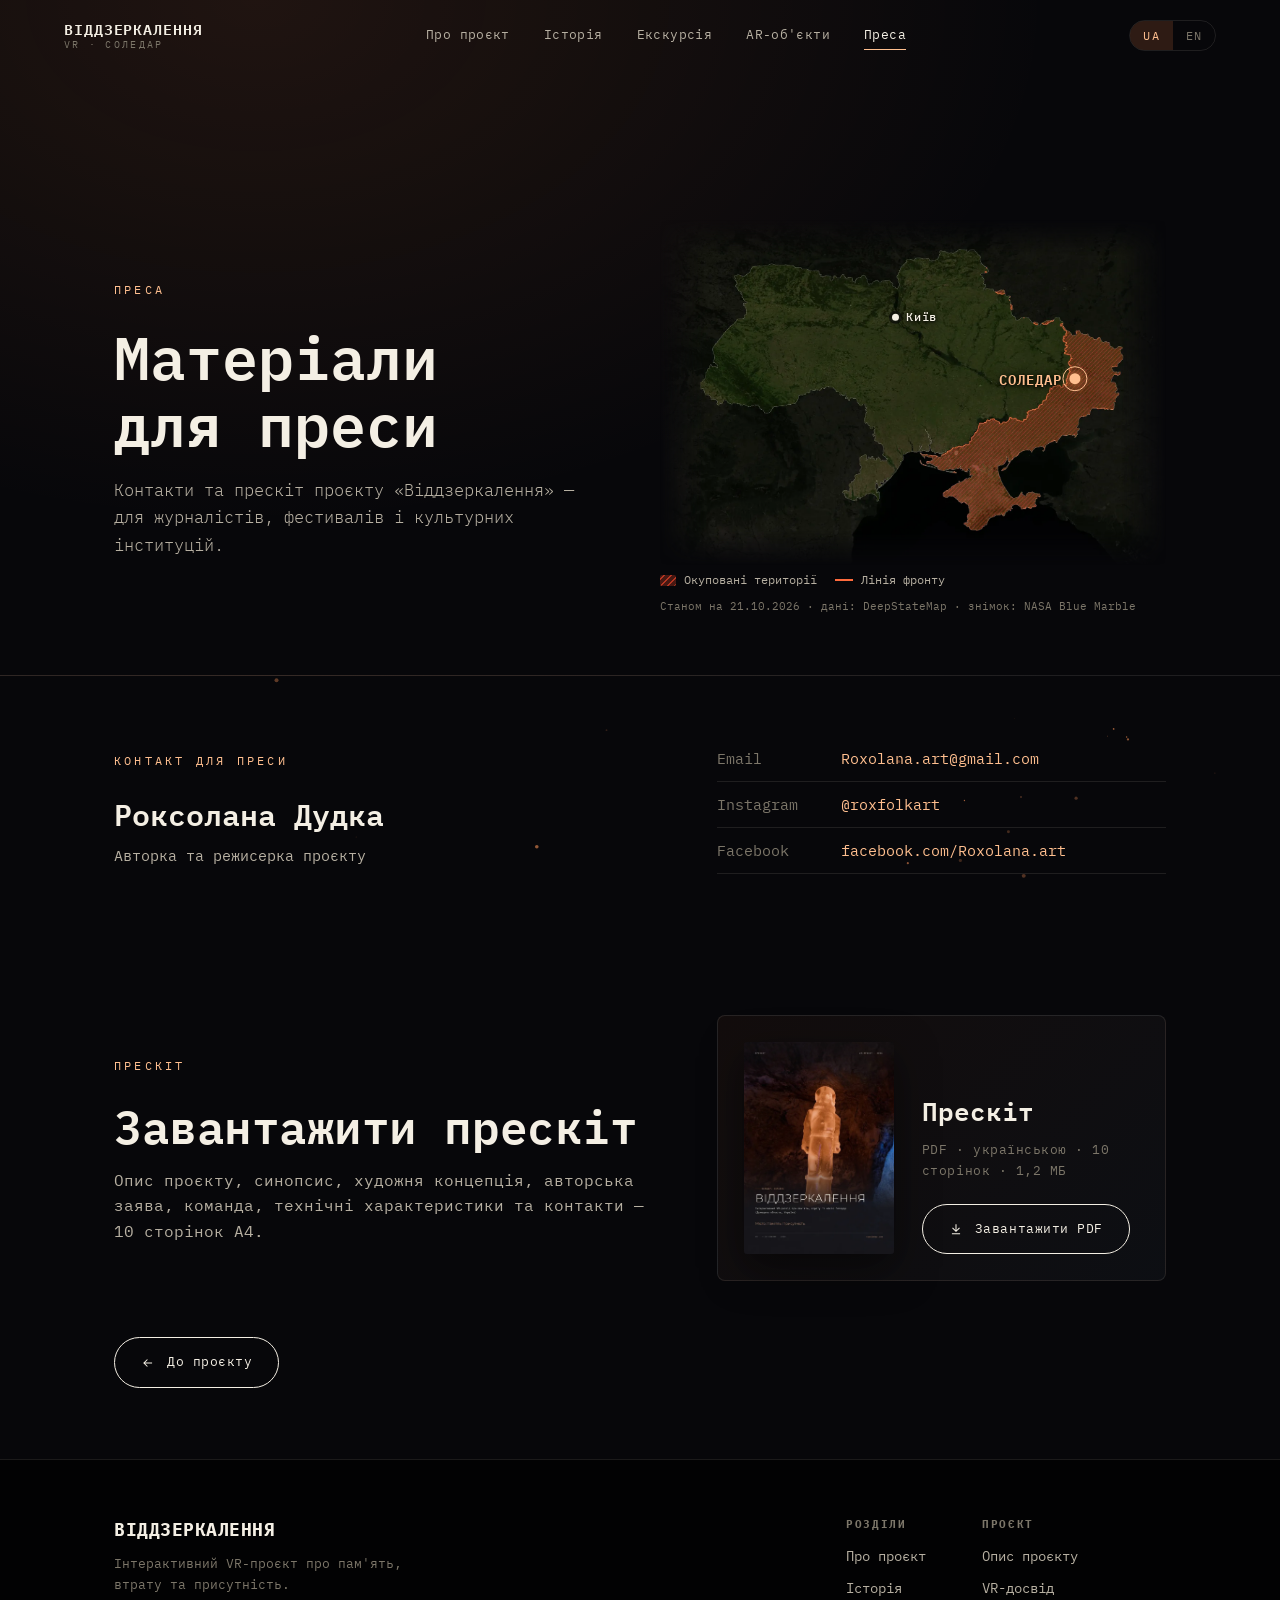
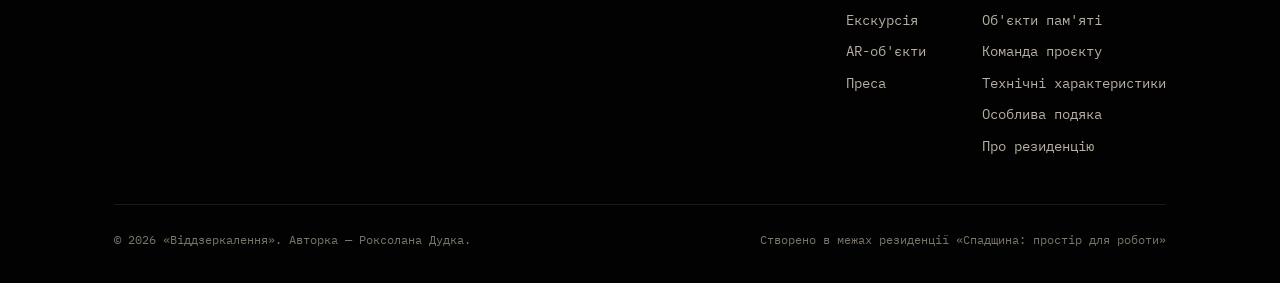
<file: site/presa.html>
<!DOCTYPE html>
<html lang="uk" data-active-lang="ua">
<head>
<meta charset="UTF-8" />
<meta name="viewport" content="width=device-width, initial-scale=1.0" />
<title>Преса — ВІДДЗЕРКАЛЕННЯ / REFRACTION</title>
<!-- seo -->
<meta name="description" content="Матеріали для преси про VR-проєкт «Віддзеркалення» (REFRACTION): контакт для преси та прескіт у PDF українською й англійською." />
<meta name="robots" content="index, follow, max-image-preview:large" />
<meta name="author" content="Роксолана Дудка" />
<meta name="theme-color" content="#07070a" />
<link rel="icon" href="img/favicon.svg" type="image/svg+xml" />
<link rel="canonical" href="https://vrsoledar.com/presa.html" />
<meta property="og:type" content="article" />
<meta property="og:site_name" content="ВІДДЗЕРКАЛЕННЯ / REFRACTION" />
<meta property="og:title" content="Преса — ВІДДЗЕРКАЛЕННЯ / REFRACTION" />
<meta property="og:description" content="Матеріали для преси про VR-проєкт «Віддзеркалення» (REFRACTION): контакт для преси та прескіт у PDF українською й англійською." />
<meta property="og:locale" content="uk_UA" />
<meta property="og:locale:alternate" content="en_GB" />
<meta property="og:image" content="https://vrsoledar.com/img/og-ua.jpg" />
<meta property="og:image:width" content="1200" />
<meta property="og:image:height" content="630" />
<meta property="og:image:alt" content="ВІДДЗЕРКАЛЕННЯ — VR-проєкт про пам'ять Соледара" />
<meta property="og:url" content="https://vrsoledar.com/presa.html" />
<meta name="twitter:card" content="summary_large_image" />
<meta name="twitter:title" content="Преса — ВІДДЗЕРКАЛЕННЯ / REFRACTION" />
<meta name="twitter:description" content="Матеріали для преси про VR-проєкт «Віддзеркалення» (REFRACTION): контакт для преси та прескіт у PDF українською й англійською." />
<meta name="twitter:image" content="https://vrsoledar.com/img/og-ua.jpg" />
<script type="application/ld+json">
{
 "@context": "https://schema.org",
 "@graph": [
  {
   "@type": "DigitalDocument",
   "name": "Прескіт «Віддзеркалення»",
   "encodingFormat": "application/pdf",
   "inLanguage": "uk",
   "author": {
    "@type": "Person",
    "name": "Роксолана Дудка",
    "alternateName": "Roksolana Dudka"
   },
   "url": "https://vrsoledar.com/press/refraction-presskit-ua.pdf"
  },
  {
   "@type": "DigitalDocument",
   "name": "Refraction — press kit",
   "encodingFormat": "application/pdf",
   "inLanguage": "en",
   "author": {
    "@type": "Person",
    "name": "Роксолана Дудка",
    "alternateName": "Roksolana Dudka"
   },
   "url": "https://vrsoledar.com/press/refraction-presskit-en.pdf"
  }
 ]
}
</script>
<!-- /seo -->
<link rel="stylesheet" href="css/style.css?v=73" />
</head>
<body>

<canvas id="bg-particles" aria-hidden="true"></canvas>

<!-- ================= HEADER ================= -->
<header class="site-header">
  <a href="index.html" class="brand">
    <strong data-lang="ua">ВІДДЗЕРКАЛЕННЯ</strong>
    <strong data-lang="en">REFRACTION</strong>
    <span class="sub" data-lang="ua">VR · Соледар</span>
    <span class="sub" data-lang="en">VR · Soledar</span>
  </a>

  <nav class="site-nav">
    <a href="index.html"><span data-lang="ua">Про проєкт</span><span data-lang="en">About</span></a>
    <a href="istoriya.html"><span data-lang="ua">Історія</span><span data-lang="en">Story</span></a>
    <a href="ekskursiya.html"><span data-lang="ua">Екскурсія</span><span data-lang="en">Tour</span></a>
    <a href="ar-obyekty.html"><span data-lang="ua">AR-об'єкти</span><span data-lang="en">AR objects</span></a>
    <a href="presa.html" aria-current="page"><span data-lang="ua">Преса</span><span data-lang="en">Press</span></a>
  </nav>

  <div class="header-tools">
    <div class="lang-toggle">
      <button type="button" data-set-lang="ua" class="is-active">UA</button>
      <button type="button" data-set-lang="en">EN</button>
    </div>
    <button class="burger" aria-label="Menu"><span></span><span></span><span></span></button>
  </div>
</header>

<div class="mobile-nav">
  <a href="index.html"><span data-lang="ua">Про проєкт</span><span data-lang="en">About</span></a>
  <a href="istoriya.html"><span data-lang="ua">Історія</span><span data-lang="en">Story</span></a>
  <a href="ekskursiya.html"><span data-lang="ua">Екскурсія</span><span data-lang="en">Tour</span></a>
  <a href="ar-obyekty.html"><span data-lang="ua">AR-об'єкти</span><span data-lang="en">AR objects</span></a>
  <a href="presa.html" aria-current="page"><span data-lang="ua">Преса</span><span data-lang="en">Press</span></a>
</div>

<main>
  <section class="history-hero press-hero">
    <div class="container press-hero-grid">
      <div>
        <span class="eyebrow" data-lang="ua">Преса</span>
        <span class="eyebrow" data-lang="en">Press</span>
        <h1 data-lang="ua">Матеріали для преси</h1>
        <h1 data-lang="en">Press materials</h1>
        <p class="lead" data-lang="ua">Контакти та прескіт проєкту «Віддзеркалення» — для журналістів, фестивалів і культурних інституцій.</p>
        <p class="lead" data-lang="en">Contacts and the press kit of "Refraction" — for journalists, festivals and cultural institutions.</p>
      </div>

      <!-- satellite map: the picture, the pin positions and the date below are written by tools/press_map.py
           (rebuilt with fresh DeepStateMap data every day when the site is published) -->
      <figure class="press-map">
        <div class="press-map-frame">
          <img src="img/press/map-ukraine.webp" alt="Супутникова мапа України з окупованими територіями, лінією фронту та Соледаром / Satellite map of Ukraine with the occupied territories, the front line and Soledar" width="1400" height="955" decoding="async" />
          <span class="map-pin map-pin-main" data-place="soledar" style="left:81.89%; top:46.08%"><i></i><b data-lang="ua">Соледар</b><b data-lang="en">Soledar</b></span>
          <span class="map-pin" data-place="kyiv" style="left:46.87%; top:28.06%"><i></i><b data-lang="ua">Київ</b><b data-lang="en">Kyiv</b></span>
        </div>
        <figcaption>
          <span class="map-key"><i class="map-key-occupied"></i><span data-lang="ua">Окуповані території</span><span data-lang="en">Occupied territories</span></span>
          <span class="map-key"><i class="map-key-front"></i><span data-lang="ua">Лінія фронту</span><span data-lang="en">Front line</span></span>
          <span class="map-source">
            <span data-lang="ua">Станом на 21.10.2026 · дані: DeepStateMap · знімок: NASA Blue Marble</span>
            <span data-lang="en">As of 21.10.2026 · data: DeepStateMap · imagery: NASA Blue Marble</span>
          </span>
        </figcaption>
      </figure>
    </div>
  </section>

  <section class="pad" id="contacts">
    <div class="container">
      <div class="press-cols">
        <div>
          <span class="eyebrow" data-lang="ua">Контакт для преси</span>
          <span class="eyebrow" data-lang="en">Press contact</span>
          <p class="press-contact-name" data-lang="ua">Роксолана Дудка</p>
          <p class="press-contact-name" data-lang="en">Roksolana Dudka</p>
          <p class="press-contact-role" data-lang="ua">Авторка та режисерка проєкту</p>
          <p class="press-contact-role" data-lang="en">Creator and director of the project</p>
        </div>
        <div class="specs-grid press-links">
          <div class="spec">
            <span class="spec-label">Email</span>
            <a class="spec-value" href="mailto:Roxolana.art@gmail.com">Roxolana.art@gmail.com</a>
          </div>
          <div class="spec">
            <span class="spec-label">Instagram</span>
            <a class="spec-value" href="https://www.instagram.com/roxfolkart/" target="_blank" rel="noopener">@roxfolkart</a>
          </div>
          <div class="spec">
            <span class="spec-label">Facebook</span>
            <a class="spec-value" href="https://www.facebook.com/Roxolana.art" target="_blank" rel="noopener">facebook.com/<wbr>Roxolana.art</a>
          </div>
        </div>
      </div>
    </div>
  </section>

  <!-- press kit: the Ukrainian page offers the Ukrainian PDF, the English page the English one;
       on a computer the heading and the card stand side by side -->
  <section class="pad" id="presskit">
    <div class="container">
      <div class="press-kit-layout">
        <div class="section-head">
          <span class="eyebrow" data-lang="ua">Прескіт</span>
          <span class="eyebrow" data-lang="en">Press kit</span>
          <h2 data-lang="ua">Завантажити прескіт</h2>
          <h2 data-lang="en">Download the press kit</h2>
          <p data-lang="ua">Опис проєкту, синопсис, художня концепція, авторська заява, команда, технічні характеристики та контакти — 10 сторінок A4.</p>
          <p data-lang="en">Project description, synopsis, artistic vision, creator's statement, team, technical specifications and contacts — 10 A4 pages.</p>
        </div>

        <div class="press-kits">
          <div data-lang="ua">
            <a class="press-kit" href="press/refraction-presskit-ua.pdf" download>
              <img src="img/press/presskit-ua.webp" alt="Обкладинка прескіту українською" loading="lazy" decoding="async" width="639" height="905" />
              <span class="press-kit-info">
                <strong>Прескіт</strong>
                <span class="press-kit-meta">PDF · українською · 10 сторінок · 1,2 МБ</span>
                <span class="btn">
                  <svg viewBox="0 0 24 24" fill="none" stroke="currentColor" stroke-width="1.8" aria-hidden="true"><path d="M12 4v12M6 10l6 6 6-6M5 20h14"/></svg>
                  Завантажити PDF
                </span>
              </span>
            </a>
          </div>
          <div data-lang="en">
            <a class="press-kit" href="press/refraction-presskit-en.pdf" download>
              <img src="img/press/presskit-en.webp" alt="Press kit cover in English" loading="lazy" decoding="async" width="639" height="905" />
              <span class="press-kit-info">
                <strong>Press kit</strong>
                <span class="press-kit-meta">PDF · English · 10 pages · 1.2 MB</span>
                <span class="btn">
                  <svg viewBox="0 0 24 24" fill="none" stroke="currentColor" stroke-width="1.8" aria-hidden="true"><path d="M12 4v12M6 10l6 6 6-6M5 20h14"/></svg>
                  Download PDF
                </span>
              </span>
            </a>
          </div>
        </div>
      </div>

      <div style="margin-top:56px">
        <a class="btn" href="index.html">
          <svg viewBox="0 0 24 24" fill="none" stroke="currentColor" stroke-width="1.8"><path d="M19 12H5M11 6l-6 6 6 6"/></svg>
          <span data-lang="ua">До проєкту</span>
          <span data-lang="en">Back to the project</span>
        </a>
      </div>
    </div>
  </section>
</main>

<!-- ================= FOOTER ================= -->
<footer class="site-footer">
  <div class="container">
    <div class="footer-top">
      <div class="footer-brand">
        <strong data-lang="ua">ВІДДЗЕРКАЛЕННЯ</strong>
        <strong data-lang="en">REFRACTION</strong>
        <p data-lang="ua">Інтерактивний VR-проєкт про пам'ять, втрату та присутність.</p>
        <p data-lang="en">An interactive VR project about memory, loss and presence.</p>
      </div>
      <div class="footer-links">
        <div>
          <h4 data-lang="ua">Розділи</h4>
          <h4 data-lang="en">Sections</h4>
          <a href="index.html"><span data-lang="ua">Про проєкт</span><span data-lang="en">About</span></a>
          <a href="istoriya.html"><span data-lang="ua">Історія</span><span data-lang="en">Story</span></a>
          <a href="ekskursiya.html"><span data-lang="ua">Екскурсія</span><span data-lang="en">Tour</span></a>
          <a href="ar-obyekty.html"><span data-lang="ua">AR-об'єкти</span><span data-lang="en">AR objects</span></a>
          <a href="presa.html"><span data-lang="ua">Преса</span><span data-lang="en">Press</span></a>
        </div>
        <div>
          <h4 data-lang="ua">Проєкт</h4>
          <h4 data-lang="en">Project</h4>
          <a href="index.html#about"><span data-lang="ua">Опис проєкту</span><span data-lang="en">About the project</span></a>
          <a href="index.html#experience"><span data-lang="ua">VR-досвід</span><span data-lang="en">The VR experience</span></a>
          <a href="index.html#artifacts"><span data-lang="ua">Об'єкти пам'яті</span><span data-lang="en">Objects of memory</span></a>
          <a href="index.html#team"><span data-lang="ua">Команда проєкту</span><span data-lang="en">Project team</span></a>
          <a href="index.html#specs"><span data-lang="ua">Технічні характеристики</span><span data-lang="en">Technical specifications</span></a>
          <a href="index.html#thanks"><span data-lang="ua">Особлива подяка</span><span data-lang="en">Special thanks</span></a>
          <a href="index.html#credits"><span data-lang="ua">Про резиденцію</span><span data-lang="en">About the residency</span></a>
        </div>
      </div>
    </div>
    <div class="footer-bottom">
      <span data-lang="ua">© 2026 «Віддзеркалення». Авторка — Роксолана Дудка.</span>
      <span data-lang="en">© 2026 "Refraction". Author — Roksolana Dudka.</span>
      <span data-lang="ua">Створено в межах резиденції «Спадщина: простір для роботи»</span>
      <span data-lang="en">Created within the "Heritage: Space for Work" residency</span>
    </div>
  </div>
</footer>

<script src="js/main.js?v=46"></script>
</body>
</html>
</file>
<file: site/css/style.css>
/* ===========================================================
   REFRACTION / ВІДДЗЕРКАЛЕННЯ — site stylesheet
   =========================================================== */

@import url('https://fonts.googleapis.com/css2?family=Unbounded:wght@700&family=IBM+Plex+Mono:ital,wght@0,300;0,400;0,500;0,600;0,700;1,400&display=swap');

:root{
  --bg:            #07070a;
  --bg-deep:       #020203;
  --panel:         #0e0e12;
  --panel-line:    rgba(243,237,226,0.10);
  --ink:           #f4efe4;
  --ink-dim:       #b7b0a2;
  --ink-faint:     #7c7669;

  --amber:         #ff8a4c;
  --amber-soft:    #ffbf8f;
  --amber-dim:     rgba(255,138,76,0.16);

  --ice:           #a9d8ff;
  --ice-soft:      #dff0ff;
  --ice-dim:       rgba(169,216,255,0.14);

  --gold:          #e2c58a;

  --font-display:  'IBM Plex Mono', ui-monospace, monospace;
  --font-body:     'IBM Plex Mono', ui-monospace, monospace;
  --font-title:    'Unbounded', sans-serif; /* only the animated particle title in the hero */

  --container:     1180px;
  --gutter:        clamp(20px, 5vw, 64px);

  --ease:          cubic-bezier(.16,.84,.44,1);
}

*, *::before, *::after{ box-sizing:border-box; }

html{
  scroll-behavior:smooth;
  background:var(--bg);
}

body{
  margin:0;
  background:var(--bg);
  color:var(--ink);
  font-family:var(--font-body);
  font-weight:400;
  line-height:1.6;
  -webkit-font-smoothing:antialiased;
  overflow-x:hidden;
}

@media (prefers-reduced-motion: reduce){
  html{ scroll-behavior:auto; }
  *{ animation-duration:0.01ms !important; animation-iteration-count:1 !important; transition-duration:0.01ms !important; }
}

img{ max-width:100%; display:block; }
a{ color:inherit; text-decoration:none; }
ul{ margin:0; padding:0; list-style:none; }
h1,h2,h3,h4,p{ margin:0; }
button{ font-family:inherit; }

::selection{ background:var(--amber); color:#1a0f08; }

/* ---------- scrollbar (webkit) ---------- */
::-webkit-scrollbar{ width:10px; }
::-webkit-scrollbar-track{ background:var(--bg-deep); }
::-webkit-scrollbar-thumb{ background:#2a271f; border-radius:6px; }

/* ---------- helpers ---------- */
.container{
  max-width:var(--container);
  margin:0 auto;
  padding:0 var(--gutter);
}
.eyebrow{
  display:inline-flex;
  align-items:center;
  gap:.6em;
  font-family:var(--font-display);
  font-size:11.5px;
  letter-spacing:.28em;
  text-transform:uppercase;
  color:var(--amber-soft);
}
.eyebrow::before{
  content:'';
  width:22px; height:1px;
  background:var(--amber-soft);
  opacity:.8;
}
.section-head{
  max-width:720px;
  margin-bottom:clamp(28px,5vw,56px);
}
.section-head h2{
  font-family:var(--font-display);
  font-weight:600;
  font-size:clamp(28px,4.2vw,46px);
  line-height:1.12;
  margin-top:.5em;
  letter-spacing:-.01em;
}
.section-head p{
  margin-top:16px;
  color:var(--ink-dim);
  font-size:16px;
  max-width:56ch;
}
section{ position:relative; }
.pad{ padding:clamp(48px,5.5vw,84px) 0; }

/* fade-up reveal */
.reveal{
  opacity:0;
  transform:translateY(28px);
  transition:opacity .9s var(--ease), transform .9s var(--ease);
}
.reveal.is-in{ opacity:1; transform:none; }
.reveal-stagger > *{ transition-delay:calc(var(--i,0) * 90ms); }

/* ---------- language toggling ---------- */
[data-lang]{ display:none; }
html[data-active-lang="ua"] [data-lang="ua"]{ display:revert; }
html[data-active-lang="en"] [data-lang="en"]{ display:revert; }
html[data-active-lang="ua"] span[data-lang="ua"],
html[data-active-lang="en"] span[data-lang="en"]{ display:inline; }
/* the other language stays hidden even when a component sets its own display (grid, flex...) */
html[data-active-lang="ua"] [data-lang="en"],
html[data-active-lang="en"] [data-lang="ua"]{ display:none !important; }

/* ambient canvases */
#bg-grain{
  position:fixed; inset:0; z-index:2;
  pointer-events:none;
  opacity:.05;
  mix-blend-mode:overlay;
}
#bg-particles{
  position:fixed; inset:0; z-index:0;
  pointer-events:none;
}

/* ===========================================================
   HEADER
   =========================================================== */
.site-header{
  position:fixed; top:0; left:0; right:0; z-index:100;
  display:flex; align-items:center; justify-content:space-between;
  padding:20px var(--gutter);
  transition:background .4s var(--ease), padding .4s var(--ease), border-color .4s var(--ease);
  border-bottom:1px solid transparent;
}
.site-header.is-scrolled{
  background:rgba(5,5,7,0.82);
  backdrop-filter:blur(10px);
  padding-top:14px; padding-bottom:14px;
  border-bottom-color:var(--panel-line);
}
.brand{
  display:flex; flex-direction:column; line-height:1;
  font-family:var(--font-display);
  letter-spacing:.02em;
}
.brand-ua, .brand-en{ display:block; }
.brand strong{
  font-size:15px; font-weight:600; letter-spacing:.06em;
}
.brand span.sub{
  font-size:9.5px; letter-spacing:.24em; color:var(--ink-faint);
  text-transform:uppercase; margin-top:3px;
}

.site-nav{
  display:flex; align-items:center; gap:34px;
}
.site-nav a{
  font-size:13px; letter-spacing:.03em; color:var(--ink-dim);
  position:relative; padding:4px 0;
  transition:color .3s;
}
.site-nav a:hover{ color:var(--ink); }
.site-nav a::after{
  content:''; position:absolute; left:0; right:100%; bottom:0; height:1px;
  background:var(--amber-soft);
  transition:right .35s var(--ease);
}
.site-nav a:hover::after{ right:0; }
.site-nav a[aria-current="page"]{ color:var(--ink); }
.site-nav a[aria-current="page"]::after{ right:0; }
.mobile-nav a[aria-current="page"]{ color:var(--amber-soft); }

.header-tools{ display:flex; align-items:center; gap:18px; }

.lang-toggle{
  display:flex; border:1px solid var(--panel-line); border-radius:20px; overflow:hidden;
}
.lang-toggle button{
  background:none; border:none; color:var(--ink-faint);
  font-size:11.5px; letter-spacing:.1em; padding:7px 13px; cursor:pointer;
  transition:color .3s, background .3s;
}
.lang-toggle button.is-active{ background:var(--amber-dim); color:var(--amber-soft); }

.burger{
  display:none; flex-direction:column; gap:5px; background:none; border:none; cursor:pointer; padding:6px;
}
.burger span{ width:22px; height:1px; background:var(--ink); display:block; }

/* mobile nav overlay */
.mobile-nav{
  position:fixed; inset:0; z-index:99;
  background:rgba(4,4,6,.97);
  display:flex; flex-direction:column; align-items:flex-start; justify-content:center;
  gap:26px; padding:0 34px;
  opacity:0; pointer-events:none;
  transition:opacity .4s var(--ease);
}
.mobile-nav.is-open{ opacity:1; pointer-events:auto; }
.mobile-nav a{
  font-family:var(--font-display); font-size:26px; color:var(--ink);
}

/* ===========================================================
   HERO
   =========================================================== */
.hero{
  --hero-title-size:clamp(30px, 7vw, 96px);
  height:100svh; min-height:620px;
  position:relative;
  display:grid; grid-template-rows:1fr auto 1fr;
  overflow:hidden;
}
.hero-center{
  grid-row:2;
  position:relative; top:-75px; z-index:2;
  display:flex; justify-content:center;
  padding:0 var(--gutter);
}
.hero-center::before{
  content:''; position:absolute; left:50%; top:50%; z-index:-1;
  width:min(1200px, 130vw); height:clamp(220px, 34vw, 420px);
  transform:translate(-50%,-50%);
  background:radial-gradient(ellipse at center, rgba(2,2,3,.78) 0%, rgba(2,2,3,.42) 42%, transparent 72%);
  opacity:calc(1 - var(--lamp, 0) * .45);
  pointer-events:none;
}
.hero-bg{
  position:absolute; inset:0; z-index:0;
  background:url('../img/bg/cave-hero.jpg') center 50% / cover no-repeat;
  animation:hero-drift 26s ease-in-out infinite alternate;
}
/* right side: the same photo at higher exposure, revealed through a soft mask,
   so the lit rock gets brighter while shadows keep their depth */
.hero-bg::after{
  content:''; position:absolute; inset:0; pointer-events:none;
  background:inherit;
  animation:none;
  filter:brightness(1.75) saturate(1.25) contrast(1.05);
  -webkit-mask-image:radial-gradient(ellipse 52% 68% at 80% 42%, #000 0%, rgba(0,0,0,.65) 40%, transparent 74%);
          mask-image:radial-gradient(ellipse 52% 68% at 80% 42%, #000 0%, rgba(0,0,0,.65) 40%, transparent 74%);
}
/* Shelf lamps in the photo light up while the cursor moves over the title.
   --lamp (0..1) and the lamp position/size (--lamp-x/y/rx/ry, px) are set in JS.
   The layer drifts with the photo so the light stays on the lamps. */
.hero-lamps{
  position:absolute; inset:0; z-index:1; pointer-events:none;
  animation:hero-drift 26s ease-in-out infinite alternate;
}
.hero-lamps > div{ position:absolute; inset:0; }
.hero-lamps-shade{
  /* at rest the shelf area sits in darkness */
  background:radial-gradient(ellipse calc(var(--lamp-rx,0px) * 2.2) calc(var(--lamp-ry,0px) * 1.9) at var(--lamp-x,50%) var(--lamp-y,50%), rgba(0,0,0,.7) 0%, rgba(0,0,0,.35) 50%, transparent 100%);
  opacity:calc(1 - var(--lamp, 0));
}
.hero-lamps-glow{
  /* warm light spilling onto the cave around the shelf */
  background:radial-gradient(ellipse calc(var(--lamp-rx,0px) * 3.2) calc(var(--lamp-ry,0px) * 2.4) at var(--lamp-x,50%) var(--lamp-y,50%), rgba(255,196,140,.28) 0%, rgba(255,160,100,.1) 40%, transparent 72%);
  mix-blend-mode:screen;
  opacity:var(--lamp, 0);
}
.hero-lamps-lit,
.hero-lamps-bloom{
  background:url('../img/bg/cave-hero.jpg') center 50% / cover no-repeat;
  -webkit-mask-image:radial-gradient(ellipse var(--lamp-rx,0px) var(--lamp-ry,0px) at var(--lamp-x,50%) var(--lamp-y,50%), #000 0%, rgba(0,0,0,.6) 45%, transparent 100%);
          mask-image:radial-gradient(ellipse var(--lamp-rx,0px) var(--lamp-ry,0px) at var(--lamp-x,50%) var(--lamp-y,50%), #000 0%, rgba(0,0,0,.6) 45%, transparent 100%);
}
.hero-lamps-lit{
  /* saturate before brightening so each lamp keeps its own colour instead of clipping to white */
  filter:saturate(2) brightness(1.5);
  opacity:var(--lamp, 0);
}
.hero-lamps-bloom{
  /* soft coloured halo around each lamp */
  filter:blur(7px) saturate(2.2) brightness(1.6);
  mix-blend-mode:screen;
  opacity:calc(var(--lamp, 0) * .45);
}
@keyframes hero-drift{
  from{ transform:scale(1.04) translate3d(0,0,0); }
  to{ transform:scale(1.10) translate3d(-1%,-1%,0); }
}
.hero::before{
  content:''; position:absolute; inset:0; z-index:1;
  background:
    linear-gradient(180deg, rgba(3,3,4,.15) 0%, rgba(3,3,4,.05) 24%, rgba(3,3,4,.5) 48%, rgba(2,2,3,.82) 66%, rgba(2,2,3,.96) 85%, var(--bg) 100%);
}
.hero::after{
  content:''; position:absolute; inset:0; z-index:1; pointer-events:none;
  /* light vignette: corners and edges softly fall off, centre stays open */
  background:
    /* left edge: starts at 90% black and fades out over ~150px */
    linear-gradient(90deg, rgba(0,0,0,.9) 0, rgba(0,0,0,.55) 55px, rgba(0,0,0,.2) 110px, transparent 150px),
    /* vignette centred right of middle, so the right side stays open and bright */
    radial-gradient(ellipse 85% 80% at 62% 42%, transparent 50%, rgba(0,0,0,.28) 78%, rgba(0,0,0,.55) 100%);
}
.hero-content{
  grid-row:3; align-self:end;
  position:relative; z-index:2;
  /* leaves room for the mirrored reflection drawn under the title */
  padding:calc(var(--hero-title-size) * .45 + 32px) var(--gutter) clamp(40px,5vw,72px);
}
.hero-title-wrap{
  position:relative;
  cursor:default;
  width:fit-content;
  max-width:100%;
  margin-left:auto;
  margin-right:auto;
}
.hero-title-particles{
  position:absolute; left:0; top:0;
  pointer-events:none;
  opacity:1;
}
.hero h1{
  font-family:var(--font-title); font-weight:700;
  font-size:var(--hero-title-size);
  line-height:1.02; letter-spacing:-.005em;
  text-transform:uppercase;
  text-align:center;
  white-space:nowrap;
  color:transparent;
  opacity:0;
}
@media (prefers-reduced-motion: reduce){
  .hero-title-particles{ display:none; }
  .hero h1{ opacity:1; color:#f4efe4; }
}
.hero-tagline{
  max-width:760px;
  font-size:clamp(15px,1.6vw,19px); color:var(--ink-dim); font-weight:300;
}
.hero-credit{
  margin-top:24px;
  display:flex; flex-direction:column; align-items:flex-start; /* role above name, whatever display the language toggle gives them */
  font-family:var(--font-display); font-size:12px; letter-spacing:.06em;
}
.hero-credit .role{
  color:var(--ink-faint); letter-spacing:.18em; text-transform:uppercase; font-size:10.5px; margin-bottom:6px;
}
.hero-credit .name{ font-size:17px; color:var(--amber-soft); }
.hero-year{
  margin-top:14px;
  font-family:var(--font-display); font-size:13px; letter-spacing:.14em; color:var(--ink-faint);
}

.scroll-cue{
  position:absolute; right:var(--gutter); bottom:36px; z-index:2;
  display:flex; flex-direction:column; align-items:center; gap:10px;
  color:var(--ink-faint); font-size:10.5px; letter-spacing:.2em; text-transform:uppercase;
  writing-mode:vertical-rl;
}
.scroll-cue .line{
  width:1px; height:52px; background:linear-gradient(var(--ink-faint), transparent);
  writing-mode:horizontal-tb;
  position:relative; overflow:hidden;
}
.scroll-cue .line::after{
  content:''; position:absolute; left:0; top:-100%; width:100%; height:100%;
  background:linear-gradient(var(--amber-soft), transparent);
  animation:cue-fall 2.6s ease-in-out infinite;
}
@keyframes cue-fall{
  0%{ top:-100%; } 60%{ top:100%; } 100%{ top:100%; }
}

/* ===========================================================
   ABOUT
   =========================================================== */
.about{ background:var(--bg); overflow-x:clip; } /* the quote's particle canvas reaches past the column */
.about-grid{
  display:grid; grid-template-columns:1fr; gap:clamp(30px,6vw,64px);
  align-items:start;
}
.about-text{ width:100%; max-width:980px; margin-left:auto; margin-right:auto; }
.about-video{ width:100%; max-width:820px; margin-left:auto; margin-right:auto; }
.about-text p{
  color:var(--ink-dim); font-size:16px; margin-bottom:18px;
}
.about-text p:first-of-type{
  color:var(--ink); font-size:clamp(17px,1.9vw,21px); font-weight:300; line-height:1.55;
}

.about-video .eyebrow{ margin-bottom:16px; }

.quote-block{
  margin-top:clamp(50px,8vw,90px);
  padding:clamp(28px,4vw,46px) clamp(24px,4vw,56px);
  border-top:1px solid var(--panel-line); border-bottom:1px solid var(--panel-line);
  position:relative;
}
.quote-block::before{
  content:'\201C';
  position:absolute; left:0; top:2px;
  font-family:var(--font-display); font-size:84px; color:var(--amber-dim); line-height:1;
}
.quote-block p{
  font-family:var(--font-display); font-weight:300;
  font-size:clamp(19px,2.6vw,30px); line-height:1.35; color:var(--ink);
  max-width:820px;
}
/* the quote is redrawn as dust particles (same engine as the hero title), with its reflection below */
.quote-particles{ position:absolute; left:0; top:0; pointer-events:none; }
.quote-block.pt-on{ padding-bottom:calc(clamp(28px,4vw,46px) + 44px); }
.quote-block.pt-on p{ color:transparent; }

/* ===========================================================
   VIDEO EMBED (used inside About)
   =========================================================== */
/* the wireframe box sits behind the video, so only its outer lines show */
.video-frame .video-embed{ z-index:1; }
.video-embed{
  position:relative; width:100%; aspect-ratio:16/9;
  border-radius:8px; overflow:hidden; cursor:pointer;
  border:1px solid var(--panel-line); background:#000;
  box-shadow:0 50px 90px -40px rgba(0,0,0,.75);
}
.video-embed-thumb{
  position:absolute; inset:0; width:100%; height:100%; object-fit:cover;
  filter:brightness(.7) saturate(1.05);
  transition:filter .4s, transform .6s var(--ease);
}
.video-embed:hover .video-embed-thumb{ filter:brightness(.6) saturate(1.1); transform:scale(1.02); }
.video-embed-play{
  position:absolute; inset:0; margin:auto; width:78px; height:78px; border-radius:50%;
  background:var(--amber); border:none; cursor:pointer;
  display:flex; align-items:center; justify-content:center;
  transition:transform .3s var(--ease), background .3s;
  box-shadow:0 0 0 0 rgba(255,138,76,.5);
  animation:play-pulse 2.6s ease-in-out infinite;
}
.video-embed:hover .video-embed-play{ transform:scale(1.08); background:var(--amber-soft); }
.video-embed-play svg{ width:26px; height:26px; fill:#1a0f08; margin-left:4px; }
@keyframes play-pulse{
  0%, 100%{ box-shadow:0 0 0 0 rgba(255,138,76,.35); }
  50%{ box-shadow:0 0 0 18px rgba(255,138,76,0); }
}
.video-embed iframe{
  position:absolute; inset:0; width:100%; height:100%; border:0;
}

/* ===========================================================
   EXPERIENCE — interactive: the switch lights up the sculpture
   =========================================================== */
.visually-hidden{
  position:absolute !important; width:1px; height:1px; padding:0; margin:-1px;
  overflow:hidden; clip:rect(0 0 0 0); white-space:nowrap; border:0;
}
.experience{ background:var(--bg); overflow:hidden; }
.exp-stage{
  --exp-gap:clamp(30px,5vw,64px);
  --exp-content:calc(min(100vw, var(--container)) - 2 * var(--gutter));
  /* same text position as the old two-column layout, moved 100px to the left */
  --exp-text-left:calc(max(0px, (100vw - var(--container)) / 2) + var(--gutter) + .45 * (var(--exp-content) - var(--exp-gap)) + var(--exp-gap) - 100px);
  --exp-text-w:calc(.55 * (var(--exp-content) - var(--exp-gap)));
  position:relative;
  min-height:clamp(560px, 80vh, 860px);
  padding:clamp(44px,5vw,80px) 0;
}
/* warm spill into the section once the light is on */
.exp-stage::before{
  content:''; position:absolute; inset:0; pointer-events:none;
  background:radial-gradient(ellipse 45% 60% at 20% 55%, rgba(255,140,70,.10), transparent 70%);
  opacity:0; transition:opacity 1.2s ease;
}
.experience.is-on .exp-stage::before{ opacity:1; }

.exp-gnome{
  position:absolute; left:0; top:0; bottom:0;
  width:calc(var(--exp-text-left) + 40px);
  /* left side runs off the screen edge; right, top and bottom melt into the background */
  -webkit-mask-image:
    linear-gradient(to right, #000 58%, transparent 97%),
    linear-gradient(to bottom, transparent 0, #000 16%, #000 84%, transparent 100%);
  -webkit-mask-composite:source-in;
          mask-image:
    linear-gradient(to right, #000 58%, transparent 97%),
    linear-gradient(to bottom, transparent 0, #000 16%, #000 84%, transparent 100%);
          mask-composite:intersect;
}
.exp-gnome img{
  position:absolute; inset:0; width:100%; height:100%;
  object-fit:cover; object-position:50% 48%;
}
.exp-gnome-on{ opacity:0; transition:opacity .6s ease; }
.experience.is-on .exp-gnome-on{ opacity:1; animation:gnome-flicker .9s ease-out; }
@keyframes gnome-flicker{
  0%{ opacity:0; } 8%{ opacity:.7; } 14%{ opacity:.12; } 22%{ opacity:.85; }
  30%{ opacity:.35; } 45%{ opacity:1; } 100%{ opacity:1; }
}

.exp-body{
  position:relative; z-index:1;
  display:flex; flex-direction:column;
  padding-left:var(--exp-text-left);
  padding-right:var(--gutter);
}
.exp-switch{
  --sw-w:clamp(120px, 11vw, 170px);
  --sw-h:calc(var(--sw-w) * 532 / 408);
  /* desktop: sits to the right of the first two lines of the text,
     moved 200px from the screen edge towards the text but never closer than 48px to it */
  position:absolute;
  left:max(var(--exp-text-left) + var(--exp-text-w) + 48px, 100% - var(--gutter) - var(--sw-w) - 200px);
  top:calc(var(--exp-line2) - var(--sw-h) * .37 + 200px); /* .37 = centre of the plate within the cut-out image; +200px lowers it on desktop */
  width:var(--sw-w); height:var(--sw-h);
  padding:0; border:0; background:none; cursor:pointer;
  -webkit-tap-highlight-color:transparent;
  --sw-flip:-1; /* mirrored horizontally */
  transform:scaleX(var(--sw-flip));
  transition:transform .25s var(--ease);
  animation:sw-pulse 2.4s ease-in-out infinite;
}
/* the image is cut out along the plate contour, so drop-shadow glows around the switch itself */
@keyframes sw-pulse{
  0%, 100%{ filter:drop-shadow(0 0 0 rgba(255,184,120,0)) brightness(1); }
  50%{ filter:drop-shadow(0 0 3px rgba(255,214,170,.28)) drop-shadow(0 0 16px rgba(255,160,90,.22)) brightness(1.12); }
}
.exp-switch img{ position:absolute; inset:0; width:100%; height:100%; object-fit:contain; }
.exp-switch-on{ opacity:0; transition:opacity .25s ease; }
.experience.is-on .exp-switch-on{ opacity:1; }
/* game-style sweep of light across the plate, clipped to its shape */
.exp-switch::after{
  content:''; position:absolute; inset:0; pointer-events:none;
  background:linear-gradient(115deg, transparent 43%, rgba(255,230,200,.26) 47.5%, rgba(255,255,255,.62) 50%, rgba(255,230,200,.26) 52.5%, transparent 57%) no-repeat;
  background-size:260% 100%;
  background-position:130% 0;
  -webkit-mask:url('../img/exp/switch-off.webp') center / contain no-repeat;
          mask:url('../img/exp/switch-off.webp') center / contain no-repeat;
  mix-blend-mode:screen;
  animation:sw-shine 3.2s ease-in-out infinite;
}
@keyframes sw-shine{
  0%{ background-position:130% 0; }
  38%, 100%{ background-position:-30% 0; }
}
.exp-switch:hover{ transform:scale(calc(var(--sw-flip) * 1.04), 1.04); }
.exp-switch:active{ transform:scale(calc(var(--sw-flip) * .96), .96); }
.exp-switch:focus-visible{ outline:2px solid rgba(255,191,143,.7); outline-offset:6px; border-radius:6px; }
/* once the light is on the hint calms down to a steady warm glow */
.experience.is-on .exp-switch{ animation:none; filter:drop-shadow(0 0 10px rgba(255,150,80,.35)); }
.experience.is-on .exp-switch::after{ animation:none; opacity:0; }
@media (prefers-reduced-motion: reduce){
  .exp-switch, .exp-switch::after{ animation:none; }
}
/* 15–17" laptop screens: gnome photo and switch 20% smaller */
@media (min-width: 981px) and (max-width: 1680px){
  .exp-gnome{ transform:scale(.8); transform-origin:0 50%; }
  .exp-switch{ --sw-w:calc(clamp(120px, 11vw, 170px) * .8); }
  /* text 150px wider, grown to the left (the right side is taken by the switch) */
  .exp-body{ padding-left:calc(var(--exp-text-left) - 150px); }
  .exp-body .exp-text{ max-width:calc(var(--exp-text-w) + 150px); }
}
/* monitors larger than 17": text 75px wider (to the right), switch 50px further right */
@media (min-width: 1681px){
  .exp-body .exp-text{ max-width:calc(var(--exp-text-w) + 75px); }
  .exp-switch{ left:max(var(--exp-text-left) + var(--exp-text-w) + 75px + 48px, 100% - var(--gutter) - var(--sw-w) - 150px); }
}

.exp-text{
  /* vertical centre between the 1st and 2nd line of the first paragraph (eyebrow + gap + one line) */
  max-width:var(--exp-text-w);
}
.exp-body{ --exp-line2:calc(26px + 22px + clamp(16px,1.7vw,19px) * 1.75); }
.exp-text p{
  font-size:clamp(16px,1.7vw,19px); line-height:1.75; color:var(--ink-dim);
  font-weight:300; margin-top:24px;
}
.exp-text .eyebrow{ margin-bottom:6px; }
.exp-text > div > p:first-child{ margin-top:22px; }

/* ===========================================================
   GALLERY / ARTIFACTS
   =========================================================== */
.gallery{ background:var(--bg); }
/* objects of memory: images travel right-to-left around a large, flat-viewed circle.
   Size/radius come from JS (--orbit-s, --orbit-h); every item is positioned per frame. */
.orbit{
  --orbit-s:220px;
  position:relative;
  height:var(--orbit-h, 440px);
  margin-top:clamp(8px, 2vw, 24px);
  z-index:2;
  /* clip only the sides, so an enlarged image may spill over the text above and below;
     items fade out on their own as they turn towards the edges */
  overflow:hidden;
  overflow-x:clip; overflow-y:visible;
  touch-action:pan-y;
}
.orbit-item{
  position:absolute; left:50%; top:50%;
  width:var(--orbit-s); height:var(--orbit-s);
  margin:calc(var(--orbit-s) / -2) 0 0 calc(var(--orbit-s) / -2);
  will-change:transform, opacity;
  cursor:zoom-in;
  -webkit-tap-highlight-color:transparent;
}
.orbit-item img{
  width:100%; height:100%; object-fit:contain;
  pointer-events:none; user-select:none;
  /* the renders sit on near-black; fade the square edges into the section */
  -webkit-mask-image:radial-gradient(closest-side, #000 78%, transparent 100%);
          mask-image:radial-gradient(closest-side, #000 78%, transparent 100%);
  transition:filter .5s var(--ease);
}
.orbit-item.is-active img{ filter:brightness(1.1) saturate(1.05); }
/* one dot per object: the highlight glides along with the ring; press and sweep along the row to spin through */
.orbit-dots{
  --pitch:18px;
  position:relative; z-index:3;
  display:flex; justify-content:center;
  width:max-content; margin:clamp(14px, 2vw, 24px) auto 0;
  touch-action:none; cursor:grab;
}
.orbit-dot{
  --k:0;
  position:relative;
  width:var(--pitch); height:28px;
  padding:0; border:0; background:none; cursor:inherit;
  -webkit-tap-highlight-color:transparent;
}
.orbit-dot::before, .orbit-dot::after{
  content:''; position:absolute; left:50%; top:50%;
  width:6px; height:6px; margin:-3px 0 0 -3px; border-radius:3px;
  transform:scaleX(calc(1 + var(--k) * 2));
}
.orbit-dot::before{ background:rgba(236,228,218,.22); }
.orbit-dot::after{
  background:var(--amber);
  opacity:var(--k);
  box-shadow:0 0 8px rgba(255,170,100,.55);
}
.orbit-dots.is-dragging, .orbit-dots.is-dragging .orbit-dot{ cursor:grabbing; }
.orbit-dot:focus-visible{ outline:none; }
.orbit-dot:focus-visible::before{ box-shadow:0 0 0 2px rgba(255,191,143,.7); }
@media (max-width: 420px){ .orbit-dots{ --pitch:15px; } }

.gallery-note{
  margin-top:26px; font-size:12.5px; color:var(--ink-faint);
}


/* ===========================================================
   TEAM
   =========================================================== */
.team{ background:var(--panel); border-top:1px solid var(--panel-line); border-bottom:1px solid var(--panel-line); }
.team-grid{
  display:grid; grid-template-columns:repeat(4,1fr);
  gap:clamp(34px, 3.4vw, 48px);
  padding:28px 22px 12px 8px;           /* room for the wireframe boxes that reach past each card */
}
.team-card{
  padding:34px 24px; text-align:center;
  display:flex; flex-direction:column; gap:18px; min-height:220px;
  align-items:center; justify-content:center;
}
/* icon, role and name sit on rows shared by every card in the row, so they line up across the cards */
@supports (grid-template-rows:subgrid){
  .team-card{
    display:grid; grid-row:span 3; grid-template-rows:subgrid; row-gap:14px;
    justify-items:center; align-items:center;
  }
  .team-card .name{ align-self:start; }
}
.team-card{
  position:relative;
}
.team-glyph{ width:34px; height:34px; opacity:.85; }
.team-card .role{
  font-size:10.5px; letter-spacing:.16em; text-transform:uppercase; color:var(--ink-faint);
}
.team-card .name{
  font-family:var(--font-display); font-size:19px; line-height:1.3; margin-top:6px; color:var(--ink);
}
/* hand-drawn wireframe box around each card (built in JS): cold white lines, like the VR scene */
.wf-card{ position:relative; }
.wf-card .wf{
  position:absolute; left:-28px; top:-28px; pointer-events:none; overflow:visible;
  filter:drop-shadow(0 0 2px rgba(170,205,255,.45));
  transition:filter .5s ease;
}
.wf line{
  fill:none; stroke-linecap:round;
  stroke-dasharray:1; stroke-dashoffset:1;   /* drawn in once the grid is revealed */
}
.wf .wf-front{ stroke:rgba(225,236,255,.78); stroke-width:1.3; }
.wf .wf-thin{ stroke:rgba(225,236,255,.4); stroke-width:.8; }
.wf .wf-back{ stroke:rgba(200,218,255,.38); stroke-width:1; }
.wf .wf-inner{ stroke:rgba(225,236,255,.28); stroke-width:1; }
.wf .wf-ray{ stroke:rgba(200,218,255,.2); stroke-width:1; }
.wf-grid.wf-play .wf line{ animation:wf-draw .9s var(--ease) forwards; animation-delay:var(--d); }
.wf-grid.wf-play .wf .wf-dash{ animation-name:wf-draw-dash; }
@keyframes wf-draw{ to{ stroke-dashoffset:0; } }
@keyframes wf-draw-dash{ 0%{ stroke-dasharray:.012 .018; stroke-dashoffset:1; opacity:0; } 100%{ stroke-dasharray:.012 .018; stroke-dashoffset:0; opacity:1; } }
.wf-grid.wf-now .wf line{ animation:none; stroke-dashoffset:0; }
.wf-grid.wf-now .wf .wf-dash{ stroke-dasharray:.012 .018; opacity:1; }
.wf-card:hover .wf{ filter:drop-shadow(0 0 3px rgba(170,205,255,.8)) brightness(1.35); }
@media (prefers-reduced-motion: reduce){
  .wf-grid .wf line{ animation:none !important; stroke-dashoffset:0; }
  .wf-grid .wf .wf-dash{ stroke-dasharray:.012 .018; }
}

/* ===========================================================
   SPECIFICATIONS
   =========================================================== */
.specs{ background:var(--bg); }
/* team + specs read as one group and, on a laptop, fit on one screen together */
.team-group .section-head{ margin-bottom:clamp(14px, 2vw, 24px); }
.team-group .team-grid{ padding-top:24px; padding-bottom:8px; }
.team-group .team-card{ min-height:0; padding:18px 16px; gap:10px; }
.team-group .team-card .name{ font-size:17px; margin-top:2px; }
.team-group .specs-layout{ margin-top:clamp(32px, 4vw, 48px); }
.team-group .spec{ padding:8px 0; }
.team-group .spec:first-child{ padding-top:0; }
.story{ background:var(--bg); }
.story .history-cta{ margin-top:0; }

/* photo on the left, a narrow column of specs on the right (photo first on phones);
   the rows use the same type as the "Special thanks" list */
.specs-layout{
  display:grid; grid-template-columns:minmax(0, 1.5fr) minmax(0, 1fr);
  gap:clamp(28px, 5vw, 72px); align-items:stretch;
}
.specs-photo{ margin:0; min-height:280px; border-radius:6px; overflow:hidden; border:1px solid var(--panel-line); }
.specs-photo img{ width:100%; height:100%; object-fit:cover; display:block; }
/* (the language toggle makes the eyebrow inline, so the gap lives on the list) */
.specs-grid{ display:flex; flex-direction:column; margin-top:14px; }
.spec{
  display:grid; grid-template-columns:minmax(0, .9fr) minmax(0, 1.1fr); gap:14px; align-items:baseline;
  padding:11px 0; border-bottom:1px solid var(--panel-line);
}
.spec:first-child{ padding-top:0; }
.spec .spec-label{ font-size:14.5px; color:var(--ink-faint); }
.spec .spec-value{ font-size:14.5px; color:var(--ink-dim); }
@media (max-width: 860px){ .specs-layout{ grid-template-columns:1fr; } .specs-photo{ min-height:0; aspect-ratio:16/9; } }

/* ===========================================================
   THANKS / MATERIALS
   =========================================================== */
.thanks-grid{
  display:grid; grid-template-columns:1fr 1fr; gap:clamp(30px,6vw,80px);
}
.thanks-col h3{
  font-family:var(--font-display); font-size:13px; letter-spacing:.1em; text-transform:uppercase;
  color:var(--amber-soft); margin-bottom:18px;
}
.thanks-col ul li{
  padding:11px 0; border-bottom:1px solid var(--panel-line);
  font-size:14.5px; color:var(--ink-dim);
}
.thanks-col ul li:first-child{ padding-top:0; }
.materials-list li{
  padding:14px 0; border-bottom:1px solid var(--panel-line);
  font-size:14px; color:var(--ink-dim); line-height:1.55;
}

/* ===========================================================
   CREDITS / PROGRAM
   =========================================================== */
.credits{ background:var(--bg); }
/* the residency text uses the same column and paragraph styles as the project description (.about-text) */
.credits-title{
  font-family:var(--font-display); font-weight:600;
  font-size:clamp(24px,3vw,34px); line-height:1.15; letter-spacing:-.01em;
  margin:.55em 0 .9em;
}
.implemented{
  margin-top:44px; display:grid; grid-template-columns:repeat(auto-fit,minmax(150px,1fr)); gap:14px 30px;
}
.implemented li{
  font-family:var(--font-display); font-size:13.5px; color:var(--ink); letter-spacing:.02em;
  padding-left:16px; position:relative;
}
.implemented li::before{
  content:''; position:absolute; left:0; top:8px; width:6px; height:6px; background:var(--amber-soft); border-radius:50%;
}
.support-line,
.credits-copy p.support-line{
  margin-top:22px; font-size:12.5px; font-weight:400; line-height:1.6; color:var(--ink-faint);
}
.logo-strip{
  /* about the same distance as between two sections, and the same again below the logos
     (0.5 x section padding here + the section's own bottom padding = 1.5 x, like above) */
  margin-top:calc(1.5 * clamp(48px,5.5vw,84px));
  padding:10px 0 calc(10px + .5 * clamp(48px,5.5vw,84px));   /* padding, not margin: a trailing margin would collapse */
}
/* the partner logos are dark artwork: turn them white so they sit straight on the site background */
.logo-strip img{ width:100%; height:auto; display:block; filter:brightness(0) invert(1); opacity:.88; }

.history-cta{
  margin-top:56px; padding:clamp(30px,5vw,56px); border:1px solid var(--panel-line); border-radius:8px;
  display:flex; align-items:center; justify-content:space-between; gap:24px; flex-wrap:wrap;
  background:linear-gradient(135deg, rgba(255,138,76,.06), rgba(169,216,255,.05));
}
.history-cta h3{ font-family:var(--font-display); font-size:clamp(20px,2.6vw,28px); font-weight:600; max-width:22ch; }
.history-cta p{ color:var(--ink-dim); margin-top:10px; max-width:44ch; font-size:14.5px; }
/* phones: the plaque stacks and everything is centred, the cart button included */
@media (max-width: 760px){
  .history-cta{ flex-direction:column; align-items:center; text-align:center; }
  .history-cta h3, .history-cta p{ margin-left:auto; margin-right:auto; }
}
/* "Read the story" button drawn as the wireframe mine cart; the label sits in the cart's empty side panel */
.btn-vagon{
  position:relative; display:block; flex:none;
  width:clamp(230px, 24vw, 300px); aspect-ratio:1426 / 999;
  background:url('../img/vagon.webp') center / contain no-repeat;
  color:var(--ink);
  transition:transform .5s var(--ease), filter .4s ease;
}
.btn-vagon-label{
  /* the panel's position inside the image */
  position:absolute; left:19.8%; top:14.2%; width:51.9%; height:30.4%;
  display:flex; align-items:center; justify-content:center; text-align:center;
  padding:0 6px;
  font-family:var(--font-display); font-size:12.5px; letter-spacing:.1em; text-transform:uppercase; line-height:1.3;
  transition:color .4s ease;
}
.btn-vagon:hover{ transform:translateX(8px); filter:drop-shadow(0 0 6px rgba(255,170,100,.45)) brightness(1.15); }
.btn-vagon:hover .btn-vagon-label{ color:var(--amber-soft); }
.btn-vagon:active{ transform:translateX(4px) scale(.98); }
.btn-vagon:focus-visible{ outline:2px solid rgba(255,191,143,.7); outline-offset:6px; border-radius:6px; }
.btn{
  display:inline-flex; align-items:center; gap:12px;
  padding:14px 26px; border:1px solid var(--ink); border-radius:40px;
  font-size:13px; letter-spacing:.04em; white-space:nowrap;
  transition:background .3s, color .3s, border-color .3s;
}
.btn:hover{ background:var(--amber); border-color:var(--amber); color:#1a0f08; }
.btn svg{ width:14px; height:14px; }

/* ===========================================================
   FOOTER
   =========================================================== */
.site-footer{
  border-top:1px solid var(--panel-line); padding:56px 0 34px;
  background:var(--bg-deep);
}
.footer-top{
  display:flex; justify-content:space-between; gap:40px; flex-wrap:wrap;
  padding-bottom:36px; margin-bottom:26px; border-bottom:1px solid var(--panel-line);
}
.footer-brand strong{ font-family:var(--font-display); font-size:18px; letter-spacing:.03em; }
.footer-brand p{ margin-top:10px; color:var(--ink-faint); font-size:13px; max-width:36ch; }
.footer-links{ display:flex; gap:56px; flex-wrap:wrap; }
.footer-links h4{
  font-size:10.5px; letter-spacing:.16em; text-transform:uppercase; color:var(--ink-faint); margin-bottom:14px;
}
.footer-links a, .footer-links span{
  display:block; font-size:13.5px; color:var(--ink-dim); margin-bottom:10px;
}
.footer-links a:hover{ color:var(--amber-soft); }
.footer-bottom{
  display:flex; justify-content:space-between; align-items:center; flex-wrap:wrap; gap:12px;
  font-size:11.5px; color:var(--ink-faint);
}

/* ===========================================================
   HISTORY PAGE
   =========================================================== */
.history-hero{
  padding:clamp(150px,20vw,220px) 0 60px;
  background:radial-gradient(ellipse at 20% 0%, rgba(255,138,76,.10), transparent 55%), var(--bg);
  border-bottom:1px solid var(--panel-line);
}
.history-hero h1{
  /* two even lines: "Від першої зустрічі / до «Віддзеркалення»", small enough that neither line breaks again */
  font-family:var(--font-display); font-weight:600; font-size:clamp(24px, 5.4vw, 60px); line-height:1.12;
  max-width:none; text-wrap:balance; margin-top:.35em;
}
.history-hero p.lead{
  margin-top:20px; color:var(--ink-dim); font-size:17px; max-width:60ch; font-weight:300;
}
.history-body{
  max-width:760px; margin:0 auto; padding:clamp(50px,8vw,90px) var(--gutter);
}
.history-body p{
  font-size:17px; line-height:1.85; color:var(--ink-dim); margin-bottom:26px;
}
.history-body p:first-of-type::first-letter{
  font-family:var(--font-display); font-size:3.4em; float:left; line-height:.85; padding:.05em .08em 0 0; color:var(--amber-soft);
}
/* story photo galleries: a film strip wider than the text column, scrolled sideways, click to enlarge */
.sgal{
  position:relative; left:50%; transform:translateX(-50%);
  width:min(1100px, calc(100vw - 2 * var(--gutter)));
  margin:48px 0;
}
.sgal.reveal.is-in{ transform:translateX(-50%); }
.sgal-head{ display:flex; align-items:baseline; justify-content:space-between; gap:16px; margin-bottom:16px; }
.sgal-count{ font-size:12px; letter-spacing:.08em; color:var(--ink-faint); }
.sgal-track{
  display:flex; gap:10px; overflow-x:auto; scroll-snap-type:x proximity; scroll-behavior:smooth;
  padding-bottom:10px; scrollbar-width:thin; scrollbar-color:rgba(255,191,143,.35) transparent;
}
.sgal-item{
  flex:none; height:clamp(180px, 22vw, 260px); padding:0; border:1px solid var(--panel-line); border-radius:4px;
  overflow:hidden; background:var(--panel); cursor:zoom-in; scroll-snap-align:start;
}
.sgal-item img{ height:100%; width:auto; display:block; filter:brightness(.92); transition:filter .4s ease, transform .7s var(--ease); }
.sgal-item:hover img, .sgal-item:focus-visible img{ filter:brightness(1.05); transform:scale(1.03); }
.sgal-item:focus-visible{ outline:2px solid rgba(255,191,143,.7); outline-offset:2px; }
.sgal-nav{ display:flex; justify-content:flex-end; gap:10px; margin-top:8px; }
.sgal-nav button, .sbox button{
  width:42px; height:42px; border-radius:50%; display:flex; align-items:center; justify-content:center; cursor:pointer;
  background:rgba(10,10,12,.7); border:1px solid var(--panel-line); color:var(--ink); transition:border-color .3s;
}
.sgal-nav button:hover, .sbox button:hover{ border-color:var(--amber-soft); }
.sgal-nav svg, .sbox svg{ width:18px; height:18px; }

.sbox{
  position:fixed; inset:0; z-index:300; background:rgba(3,3,5,.95);
  display:flex; align-items:center; justify-content:center; padding:56px 64px;
  opacity:0; transition:opacity .3s ease;
}
.sbox[hidden]{ display:none; }
.sbox.is-open{ opacity:1; }
.sbox img{ max-width:100%; max-height:100%; object-fit:contain; border-radius:4px; }
.sbox .sbox-close{ position:absolute; top:14px; right:14px; }
.sbox .sbox-prev{ position:absolute; left:12px; top:50%; transform:translateY(-50%); }
.sbox .sbox-next{ position:absolute; right:12px; top:50%; transform:translateY(-50%); }
.sbox-count{ position:absolute; bottom:16px; left:50%; transform:translateX(-50%); font-family:var(--font-display); font-size:11px; letter-spacing:.2em; color:var(--amber-soft); }
@media (max-width: 640px){ .sbox{ padding:56px 12px; } .sbox .sbox-prev, .sbox .sbox-next{ top:auto; bottom:6px; transform:none; } }

/* story chapters: on phones exactly the plain column as before; on computers a magazine layout */
.h-rail, .h-pull{ display:none; }
@media (min-width: 981px){
  .history-body{ max-width:1100px; }
  .h-chapter{
    display:grid; grid-template-columns:200px minmax(0, 1fr); gap:56px;
    margin:64px 0;
  }
  .h-chapter:first-child{ margin-top:8px; }
  /* year rail in the margin, staying beside the text while it scrolls */
  .h-rail{
    display:flex; flex-direction:column; gap:12px; align-self:start;
    position:sticky; top:110px;
    padding-top:16px; border-top:1px solid rgba(255,191,143,.45);
  }
  .h-year{ font-family:var(--font-display); font-size:30px; font-weight:600; line-height:1.15; color:var(--ink); }
  .h-rail-cap{ font-size:11.5px; letter-spacing:.16em; text-transform:uppercase; color:var(--amber-soft); line-height:1.6; }
  /* chapters without a year (the story is about 2021) keep their text in the text column */
  .h-chapter > .h-text:first-child{ grid-column:2; }
  /* two columns with a hairline between them */
  .h-cols .h-text > div{ columns:2; column-gap:56px; column-rule:1px solid var(--panel-line); }
  .h-cols .h-text p{ font-size:16px; line-height:1.85; }
  /* only the opening chapter keeps the drop cap */
  .history-body .h-chapter ~ .h-chapter p:first-of-type::first-letter,
  .history-body .h-pull p::first-letter{
    font-family:inherit; font-size:inherit; float:none; line-height:inherit; padding:0; color:inherit;
  }
  /* the closing thought, set large */
  .h-finale .h-text p{ font-size:clamp(22px, 2vw, 27px); line-height:1.55; font-weight:300; color:var(--ink); margin-bottom:0; }
  /* pull quote between chapters */
  .h-pull{
    display:block; margin:72px 0 72px 256px; padding:6px 0 6px 32px;
    border-left:2px solid var(--amber-soft);
  }
  .h-pull p{
    font-family:var(--font-display); font-size:clamp(24px, 2.4vw, 32px); line-height:1.35; color:var(--amber-soft); max-width:24ch;
  }
  .history-body .history-signature, .history-body .history-signature + div{ margin-left:256px; }
}

.history-figure{
  margin:48px 0; border-radius:6px; overflow:hidden; border:1px solid var(--panel-line);
}
.history-figure img{ width:100%; }
.history-figure figcaption{
  padding:12px 16px; font-size:12px; color:var(--ink-faint); border-top:1px solid var(--panel-line);
}
.history-signature{
  margin-top:40px; padding-top:24px; border-top:1px solid var(--panel-line);
  font-family:var(--font-display); font-size:15px; color:var(--amber-soft);
}

/* ===========================================================
   TOUR PAGE: square photo + its text, two objects per row; enlarged viewer
   =========================================================== */
.tour{ padding-top:clamp(20px, 3vw, 40px); }
.tour-grid{
  display:grid; grid-template-columns:repeat(2, 1fr);
  gap:clamp(34px, 4vw, 56px) clamp(28px, 4vw, 56px);
}
.tour-item{
  display:grid; grid-template-columns:minmax(0, 1fr) minmax(0, 1fr); gap:clamp(16px, 2vw, 26px);
  align-items:start;
}
.tour-photo{
  display:block; width:100%; aspect-ratio:1; padding:0; border:1px solid var(--panel-line); border-radius:4px;
  overflow:hidden; background:var(--panel); cursor:zoom-in;
}
.tour-photo img{
  width:100%; height:100%; object-fit:cover; display:block;
  filter:brightness(.9); transition:transform .7s var(--ease), filter .4s ease;
}
.tour-photo:hover img, .tour-photo:focus-visible img{ transform:scale(1.05); filter:brightness(1.05); }
.tour-photo:focus-visible{ outline:2px solid rgba(255,191,143,.7); outline-offset:3px; }
.tour-text{ display:flex; flex-direction:column; gap:10px; padding-top:4px; }
.tour-n{ font-family:var(--font-display); font-size:11px; letter-spacing:.2em; color:var(--amber-soft); }
.tour-text h3{ font-family:var(--font-display); font-weight:500; font-size:clamp(16px, 1.5vw, 19px); color:var(--ink); line-height:1.3; }
.tour-text p{ font-size:14px; line-height:1.65; color:var(--ink-dim); }
.tour-text p + p, .tour-box-text p + p{ margin-top:10px; }
/* in the list only the start of the story shows; the viewer has all of it */
.tour-text .tour-desc{
  max-height:calc(14px * 1.65 * 8); overflow:hidden;
  -webkit-mask-image:linear-gradient(to bottom, #000 62%, transparent);
          mask-image:linear-gradient(to bottom, #000 62%, transparent);
}
.tour-more{
  align-self:flex-start; padding:4px 0; border:0; background:none; cursor:pointer;
  font-family:var(--font-display); font-size:11.5px; letter-spacing:.14em; text-transform:uppercase;
  color:var(--amber-soft); border-bottom:1px solid rgba(255,191,143,.35);
  transition:color .3s, border-color .3s;
}
.tour-more:hover{ color:var(--ink); border-color:var(--ink); }
@media (max-width: 1100px){ .tour-grid{ grid-template-columns:1fr; } }
@media (max-width: 560px){ .tour-item{ grid-template-columns:1fr; } }   /* photo, then its text below */

.tour-box{
  position:fixed; inset:0; z-index:300;
  background:rgba(3,3,5,.95);
  display:flex; align-items:center; justify-content:center;
  padding:clamp(56px, 6vw, 80px) clamp(16px, 4vw, 56px) clamp(24px, 4vw, 56px);
  opacity:0; transition:opacity .3s ease;
}
.tour-box[hidden]{ display:none; }
.tour-box.is-open{ opacity:1; }
.tour-box-inner{
  width:100%; max-width:1380px; max-height:100%;
  display:grid; grid-template-columns:minmax(0, 1fr) clamp(240px, 24vw, 340px); gap:clamp(20px, 3vw, 44px);
  align-items:center;
}
.tour-box-media{ position:relative; }
.tour-box-media img{ width:100%; max-height:calc(100vh - 150px); object-fit:contain; display:block; border-radius:4px; }
.tour-box-text{ display:flex; flex-direction:column; gap:12px; max-height:calc(100vh - 150px); overflow:auto; }
.tour-box-text h3{ font-family:var(--font-display); font-weight:500; font-size:clamp(20px, 2vw, 26px); color:var(--ink); }
.tour-box-text p{ font-size:15px; line-height:1.7; color:var(--ink-dim); }
.tour-box-count{ font-family:var(--font-display); font-size:11px; letter-spacing:.2em; color:var(--amber-soft); }
.tour-box-close, .tour-box-prev, .tour-box-next{
  position:absolute; width:46px; height:46px; border-radius:50%;
  display:flex; align-items:center; justify-content:center; cursor:pointer;
  background:rgba(10,10,12,.7); border:1px solid var(--panel-line); color:var(--ink);
  transition:border-color .3s, background .3s;
}
.tour-box-close:hover, .tour-box-prev:hover, .tour-box-next:hover{ border-color:var(--amber-soft); background:rgba(20,16,14,.85); }
.tour-box-close svg, .tour-box-prev svg, .tour-box-next svg{ width:18px; height:18px; }
.tour-box-close{ top:14px; right:14px; }
.tour-box-prev{ left:12px; top:50%; transform:translateY(-50%); }
.tour-box-next{ right:12px; top:50%; transform:translateY(-50%); }
@media (max-width: 760px){
  /* phones: photo on top, its text underneath */
  .tour-box{ align-items:flex-start; overflow:auto; }
  .tour-box-inner{ grid-template-columns:1fr; }
  .tour-box-media img{ max-height:none; }
  .tour-box-text{ max-height:none; overflow:visible; }
  .tour-box-prev, .tour-box-next{ width:40px; height:40px; }
}

/* ===========================================================
   AR OBJECTS PAGE
   =========================================================== */
.ar{ padding-top:clamp(20px, 3vw, 40px); }
.ar-howto{
  padding:clamp(22px, 3vw, 34px); border:1px solid var(--panel-line); border-radius:8px;
  background:linear-gradient(135deg, rgba(255,138,76,.05), rgba(169,216,255,.04));
  margin-bottom:clamp(40px, 6vw, 72px);
}
.ar-steps{ list-style:none; padding:0; counter-reset:step; margin-top:18px; display:grid; gap:12px; }
.ar-steps li{ counter-increment:step; display:flex; gap:14px; align-items:baseline; font-size:15px; color:var(--ink); line-height:1.55; }
.ar-steps li::before{
  content:counter(step, decimal-leading-zero); flex:none;
  font-family:var(--font-display); font-size:11px; letter-spacing:.14em; color:var(--amber-soft);
}
.ar-req{ margin-top:18px; font-size:12.5px; color:var(--ink-faint); line-height:1.6; }

.ar-list{ display:grid; gap:clamp(44px, 6vw, 80px); }
.ar-item{
  display:grid; grid-template-columns:minmax(0, 1.15fr) minmax(0, 1fr); gap:clamp(24px, 4vw, 56px);
  align-items:center; scroll-margin-top:90px;
}
.ar-stage{
  border:1px solid var(--panel-line); border-radius:8px; overflow:hidden;
  background:radial-gradient(ellipse 60% 55% at 50% 58%, rgba(255,150,80,.12), transparent 70%), var(--panel);
}
.ar-viewer{
  display:block; width:100%; height:clamp(320px, 42vw, 520px);
  background:transparent; --poster-color:transparent; --progress-bar-color:var(--amber-soft);
}
.ar-info{ display:flex; flex-direction:column; align-items:flex-start; gap:12px; }
.ar-n{ font-family:var(--font-display); font-size:11px; letter-spacing:.2em; color:var(--amber-soft); }
.ar-info h2{ font-family:var(--font-display); font-weight:600; font-size:clamp(26px, 3.2vw, 38px); line-height:1.1; }
.ar-size{ font-size:12.5px; letter-spacing:.08em; text-transform:uppercase; color:var(--ink-faint); }
.ar-info > p{ color:var(--ink-dim); font-size:15px; line-height:1.65; max-width:46ch; }
.ar-open{
  margin-top:10px; display:inline-flex; align-items:center; gap:12px;
  padding:16px 26px; border:0; border-radius:999px; cursor:pointer;
  background:var(--amber); color:#1a0f08;
  font-family:var(--font-display); font-size:14px; font-weight:600; letter-spacing:.08em; text-transform:uppercase;
  box-shadow:0 10px 30px -10px rgba(255,138,76,.6);
  transition:transform .25s var(--ease), background .3s;
}
.ar-open svg{ width:22px; height:22px; }
.ar-open:active{ transform:scale(.97); }
.ar-item.is-target .ar-open{ animation:ar-call 1.6s ease-in-out 3; }
@keyframes ar-call{ 0%, 100%{ box-shadow:0 0 0 0 rgba(255,138,76,.55); } 50%{ box-shadow:0 0 0 16px rgba(255,138,76,0); } }
.ar-unsupported{ font-size:13px; color:var(--ink-faint); }
.ar-qr{ margin-top:10px; display:flex; align-items:center; gap:18px; }
.ar-qr-code{ flex:none; width:136px; height:136px; padding:8px; background:#f4efe4; border-radius:8px; }
.ar-qr-code svg{ display:block; width:100%; height:100%; }
.ar-qr p{ font-size:13px; color:var(--ink-dim); line-height:1.6; max-width:24ch; }
/* computers get the QR code, phones and tablets the AR button */
@media (hover: hover) and (pointer: fine){
  .ar-open, .ar-steps-phone, .ar-unsupported{ display:none !important; }
}
@media (hover: none), (pointer: coarse){
  .ar-qr, .ar-steps-desktop{ display:none !important; }
}
@media (max-width: 860px){
  .ar-item{ grid-template-columns:1fr; }
  .ar-open{ align-self:stretch; justify-content:center; }
}

/* ===========================================================
   PRESS PAGE
   =========================================================== */
/* hero: title on the left, the satellite map of Ukraine on the right (below the title on narrow screens) */
.press-hero{ padding-bottom:clamp(40px,5vw,60px); }
.press-hero-grid{
  display:grid; grid-template-columns:minmax(0, 1fr) minmax(0, 1.05fr);
  gap:clamp(28px, 5vw, 72px); align-items:center;
}
.press-map{ margin:0; }
.press-map-frame{ position:relative; }
/* the picture fades out at its edges into the page (the map leaves room around Ukraine for this);
   the pins sit on top, unmasked */
.press-map-frame img{
  width:100%; height:auto;
  -webkit-mask-image:linear-gradient(to right, transparent, #000 9%, #000 91%, transparent),
                     linear-gradient(to bottom, transparent, #000 10%, #000 90%, transparent);
  -webkit-mask-composite:source-in;
          mask-image:linear-gradient(to right, transparent, #000 9%, #000 91%, transparent),
                     linear-gradient(to bottom, transparent, #000 10%, #000 90%, transparent);
          mask-composite:intersect;
}
.map-pin{ position:absolute; display:flex; align-items:center; gap:7px; transform:translate(-5px, -50%); pointer-events:none; }
.map-pin i{ width:7px; height:7px; border-radius:50%; background:var(--ink); flex:none; box-shadow:0 0 0 3px rgba(7,7,10,.55); }
.map-pin b{ font-weight:500; font-size:11.5px; letter-spacing:.06em; color:var(--ink); text-shadow:0 1px 3px #000, 0 0 8px #000; }
/* Soledar: amber, pulsing, the label to the left of the dot (it sits near the map's right edge) */
.map-pin-main{ flex-direction:row-reverse; transform:translate(calc(-100% + 6px), -50%); }
.map-pin-main i{ position:relative; width:11px; height:11px; background:var(--amber-soft); box-shadow:0 0 12px rgba(255,138,76,.9); }
.map-pin-main i::after{
  content:''; position:absolute; inset:-7px; border-radius:50%; border:1px solid var(--amber-soft);
  animation:map-pulse 2.4s var(--ease) infinite;
}
.map-pin-main b{ font-size:13.5px; font-weight:600; color:var(--amber-soft); letter-spacing:.08em; text-transform:uppercase; }
@keyframes map-pulse{ from{ transform:scale(.6); opacity:.9; } to{ transform:scale(2.2); opacity:0; } }
.press-map figcaption{
  display:flex; flex-wrap:wrap; align-items:center; gap:8px 18px; margin-top:6px;
  font-size:11.5px; color:var(--ink-dim);
}
.map-key{ display:inline-flex; align-items:center; gap:8px; }
.map-key i{ display:block; flex:none; }
.map-key-occupied{
  width:16px; height:11px; border-radius:2px;
  background:repeating-linear-gradient(-45deg, rgba(238,69,41,.75) 0 1.5px, rgba(238,69,41,.28) 1.5px 5px);
}
.map-key-front{ width:18px; height:2px; background:#ff6b3d; }
.map-source{ flex-basis:100%; color:var(--ink-faint); font-size:11px; }
@media (max-width: 860px){ .press-hero-grid{ grid-template-columns:1fr; } }

/* press kit of the page language: cover on the left, language, file size and the download button beside it */
.press-kits{ max-width:620px; }
.press-kit{
  display:grid; grid-template-columns:minmax(0, 190px) 1fr; gap:clamp(18px,2.4vw,28px); align-items:end;
  padding:clamp(18px,2.4vw,26px); border:1px solid var(--panel-line); border-radius:8px;
  background:linear-gradient(135deg, rgba(255,138,76,.05), rgba(169,216,255,.04));
  transition:border-color .3s;
}
.press-kit img{ width:100%; height:auto; border-radius:3px; box-shadow:0 14px 40px rgba(0,0,0,.55); transition:transform .5s var(--ease); }
.press-kit-info{ display:flex; flex-direction:column; align-items:flex-start; gap:8px; }
.press-kit-info strong{ font-family:var(--font-display); font-size:clamp(20px,2.2vw,26px); font-weight:600; }
.press-kit-meta{ font-size:13px; color:var(--ink-faint); letter-spacing:.04em; margin-bottom:14px; }
.press-kit:hover{ border-color:rgba(255,191,143,.35); }
.press-kit:hover img{ transform:translateY(-4px); }
.press-kit:hover .btn{ background:var(--amber); border-color:var(--amber); color:#1a0f08; }

/* computers: heading on the left, the card on the right, in the same columns as the contact above */
.press-kit-layout{
  display:grid; grid-template-columns:minmax(0, 1.2fr) minmax(0, 1fr);
  gap:clamp(28px, 5vw, 72px); align-items:center;
}
.press-kit-layout .section-head{ margin-bottom:0; }
@media (min-width: 1101px){ .press-kit-layout .press-kit{ grid-template-columns:minmax(0, 150px) 1fr; } }

/* contact name on the left, rows like the technical specifications on the right */
.press-cols{
  display:grid; grid-template-columns:minmax(0, 1.2fr) minmax(0, 1fr);
  gap:clamp(28px, 5vw, 72px); align-items:start;
}
.press-cols .specs-grid{ margin-top:0; }
.press-contact-name{ margin-top:18px; font-family:var(--font-display); font-size:clamp(22px,2.6vw,30px); font-weight:600; }
.press-contact-role{ margin-top:6px; font-size:14.5px; color:var(--ink-dim); }
.press-links .spec{ grid-template-columns:minmax(0, 110px) minmax(0, 1fr); }   /* narrow labels: the email fits on one line on a phone */
.press-links a.spec-value{ color:var(--amber-soft); overflow-wrap:anywhere; }
.press-links a.spec-value:hover{ color:var(--ink); }
@media (max-width: 860px){ .press-cols{ grid-template-columns:1fr; } }
/* below this the card column gets too narrow for the button: heading above, card below */
@media (max-width: 1100px){
  .press-kit-layout{ grid-template-columns:1fr; }
  .press-kit-layout .section-head{ margin-bottom:clamp(28px,5vw,56px); }
}
@media (max-width: 480px){ .press-kit{ grid-template-columns:110px 1fr; } .press-kit-meta{ margin-bottom:6px; } .press-kit .btn{ padding:12px 18px; } }

/* ===========================================================
   RESPONSIVE
   =========================================================== */
@media (max-width: 980px){
  .site-nav{ display:none; }
  .burger{ display:flex; }
  .team-grid{ grid-template-columns:repeat(2,1fr); }
  .thanks-grid{ grid-template-columns:1fr; }
  /* stacked: sculpture on top across the full width, then switch and text */
  .exp-stage{ min-height:0; padding:0 0 clamp(60px,10vw,100px); }
  .exp-gnome{
    position:relative; width:100%; height:min(78vh, 620px);
    -webkit-mask-image:linear-gradient(to bottom, transparent 0, #000 12%, #000 72%, transparent 100%);
            mask-image:linear-gradient(to bottom, transparent 0, #000 12%, #000 72%, transparent 100%);
  }
  .exp-body{ padding-left:var(--gutter); margin-top:calc(-1 * clamp(60px, 16vw, 120px)); }
  .exp-switch{ position:relative; left:auto; top:auto; align-self:flex-end; margin-bottom:clamp(16px, 4vw, 28px); }
  .exp-text{ max-width:none; }
}

@media (max-width: 560px){
  .hero{ --hero-title-size:7vw; }
  .team-grid{ grid-template-columns:1fr; }
}
</file>
